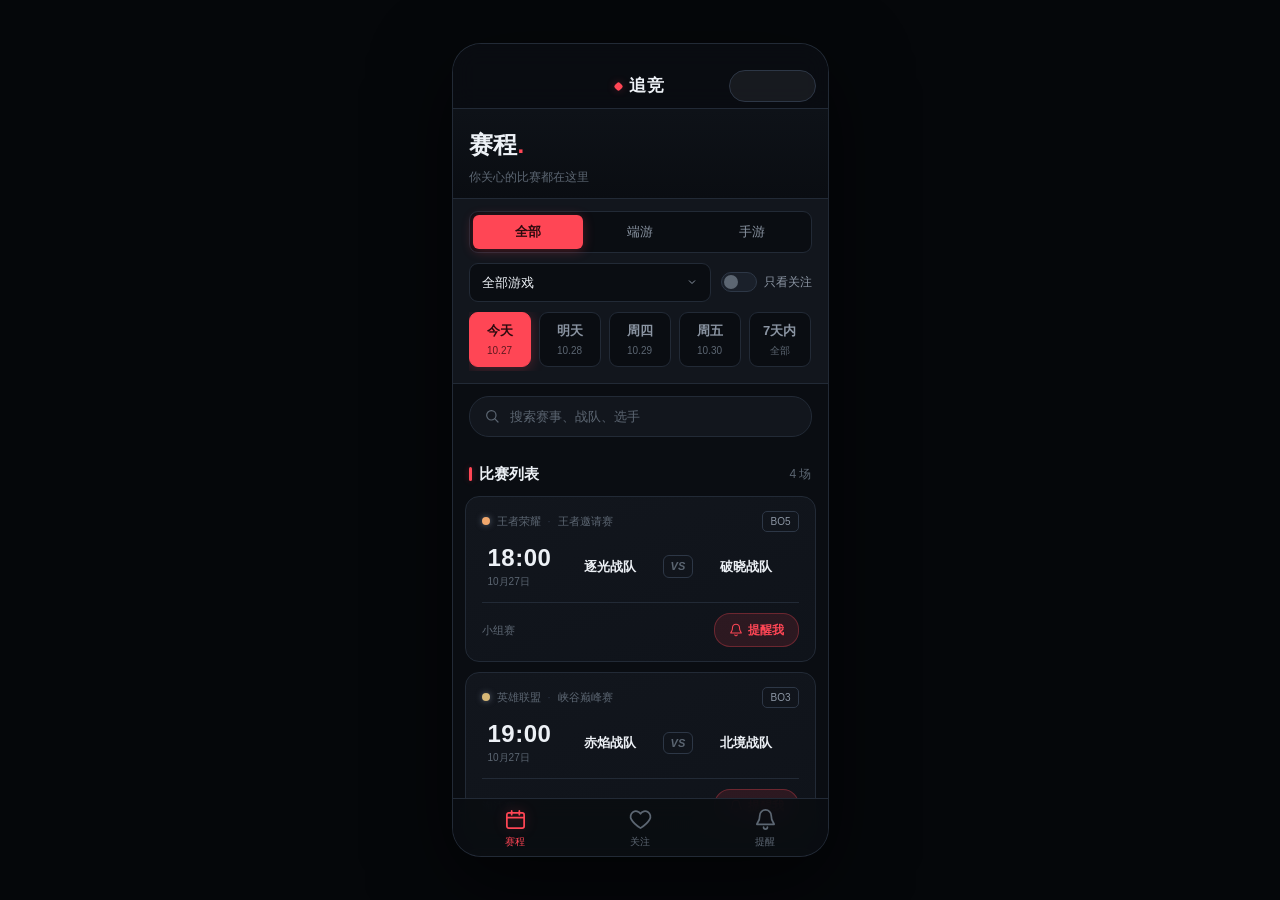
<file: index.html>
<!doctype html>
<html lang="zh-CN">
<head>
  <meta charset="UTF-8">
  <meta name="viewport" content="width=device-width, initial-scale=1, viewport-fit=cover">
  <meta name="theme-color" content="#0A0D12">
  <meta name="description" content="追竞：关注你的热爱，不错过下一场。电竞赛程与提醒小程序交互 Demo。">
  <title>追竞 · 每一场热爱，都准时在场</title>
  <link rel="icon" href="data:image/svg+xml,%3Csvg xmlns='http://www.w3.org/2000/svg' viewBox='0 0 32 32'%3E%3Crect width='32' height='32' rx='7' fill='%230A0D12'/%3E%3Cpath d='M16 7l9 9-9 9-9-9z' fill='%23FF4655'/%3E%3C/svg%3E">
  <link rel="stylesheet" href="styles.css?v=9">
</head>
<body>
  <!-- 外层：桌面浏览器里居中手机容器，手机里全屏 -->
  <div class="device-shell">
    <div class="app">
      <!-- 顶部：状态栏 + 导航栏（胶囊按钮占位） -->
      <header class="app-header">
        <div class="status-bar"></div>
        <div class="nav-bar">
          <span class="nav-title">追竞</span>
          <span class="capsule" aria-hidden="true"></span>
        </div>
      </header>
      <!-- 主内容区 -->
      <main id="main" class="app-main" tabindex="-1"></main>
      <!-- 底部 tab bar -->
      <nav id="tab-bar" class="tab-bar" aria-label="主导航"></nav>
      <div id="toast" role="status" aria-live="polite"></div>
    </div>
  </div>
  <!-- 弹窗（小程序风格 modal） -->
  <dialog id="modal" aria-labelledby="modal-title"></dialog>
  <script type="module" src="app.js?v=9"></script>
</body>
</html>
</file>
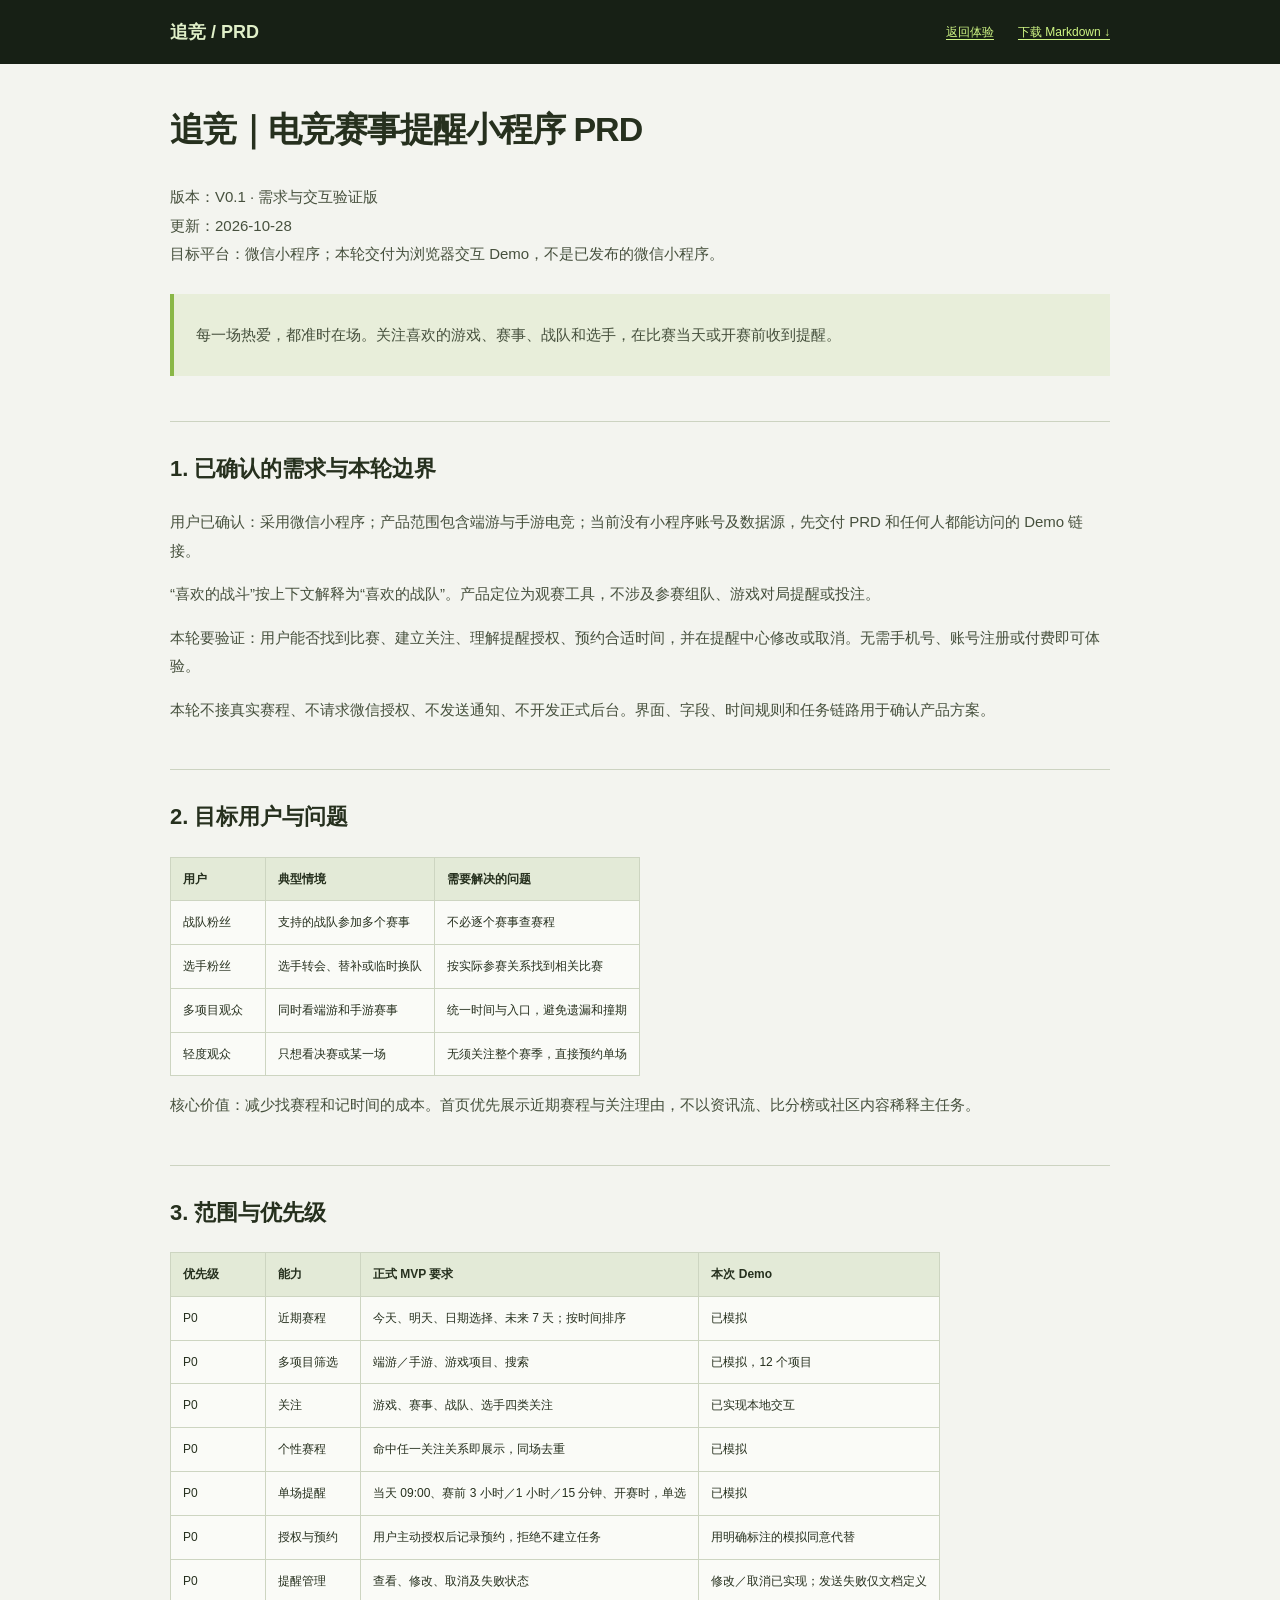
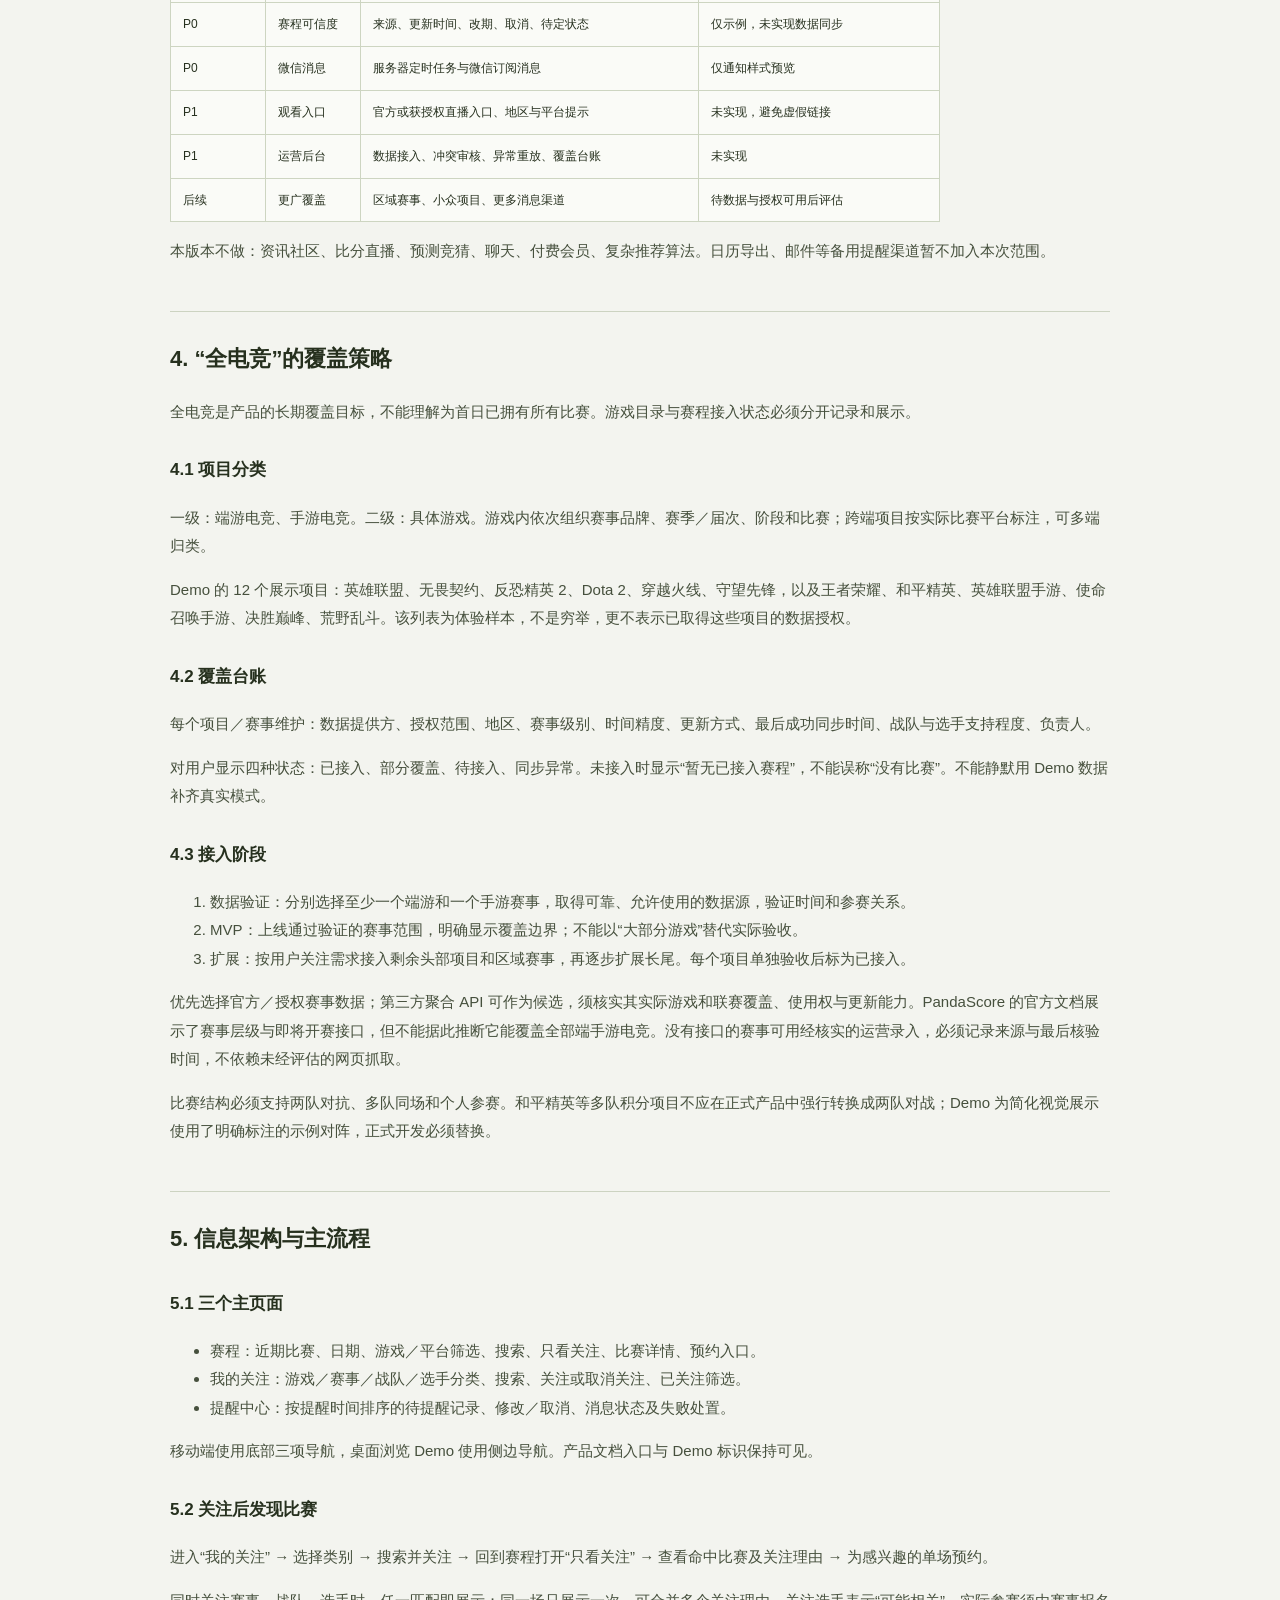
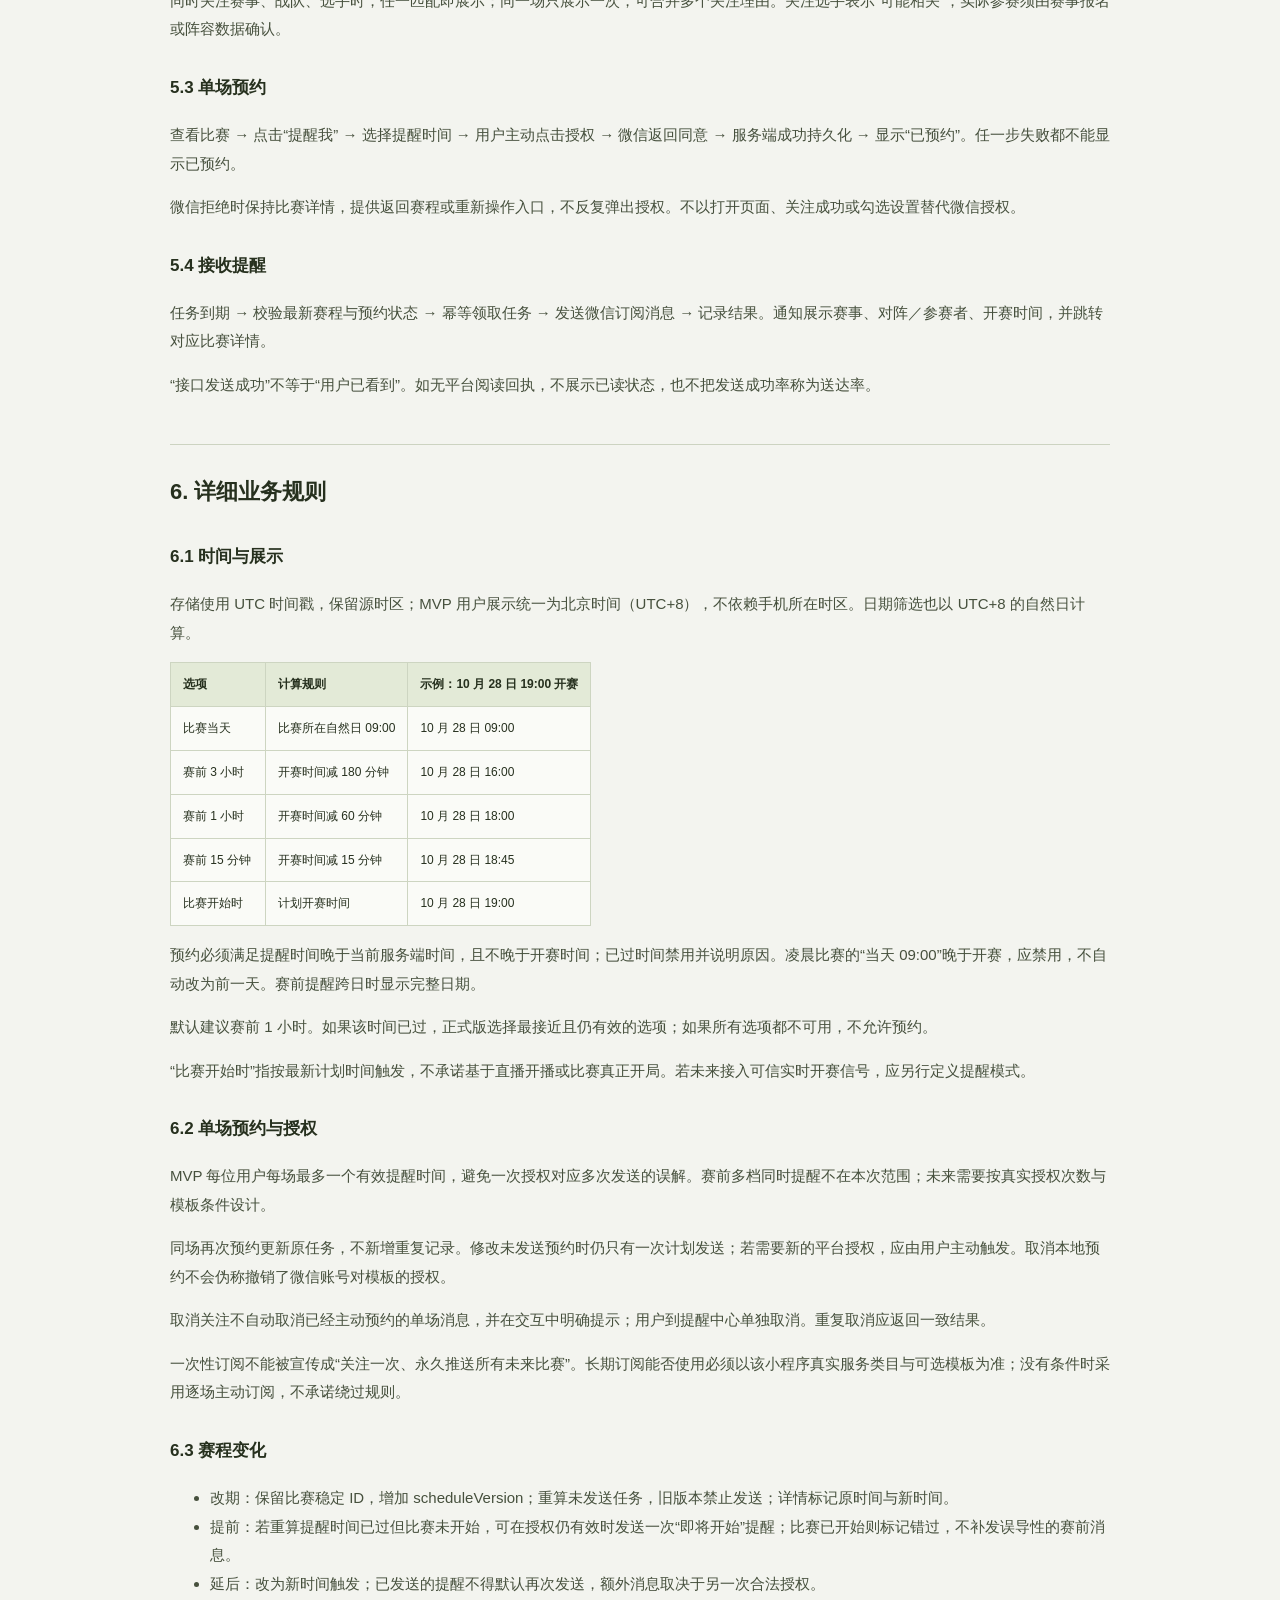
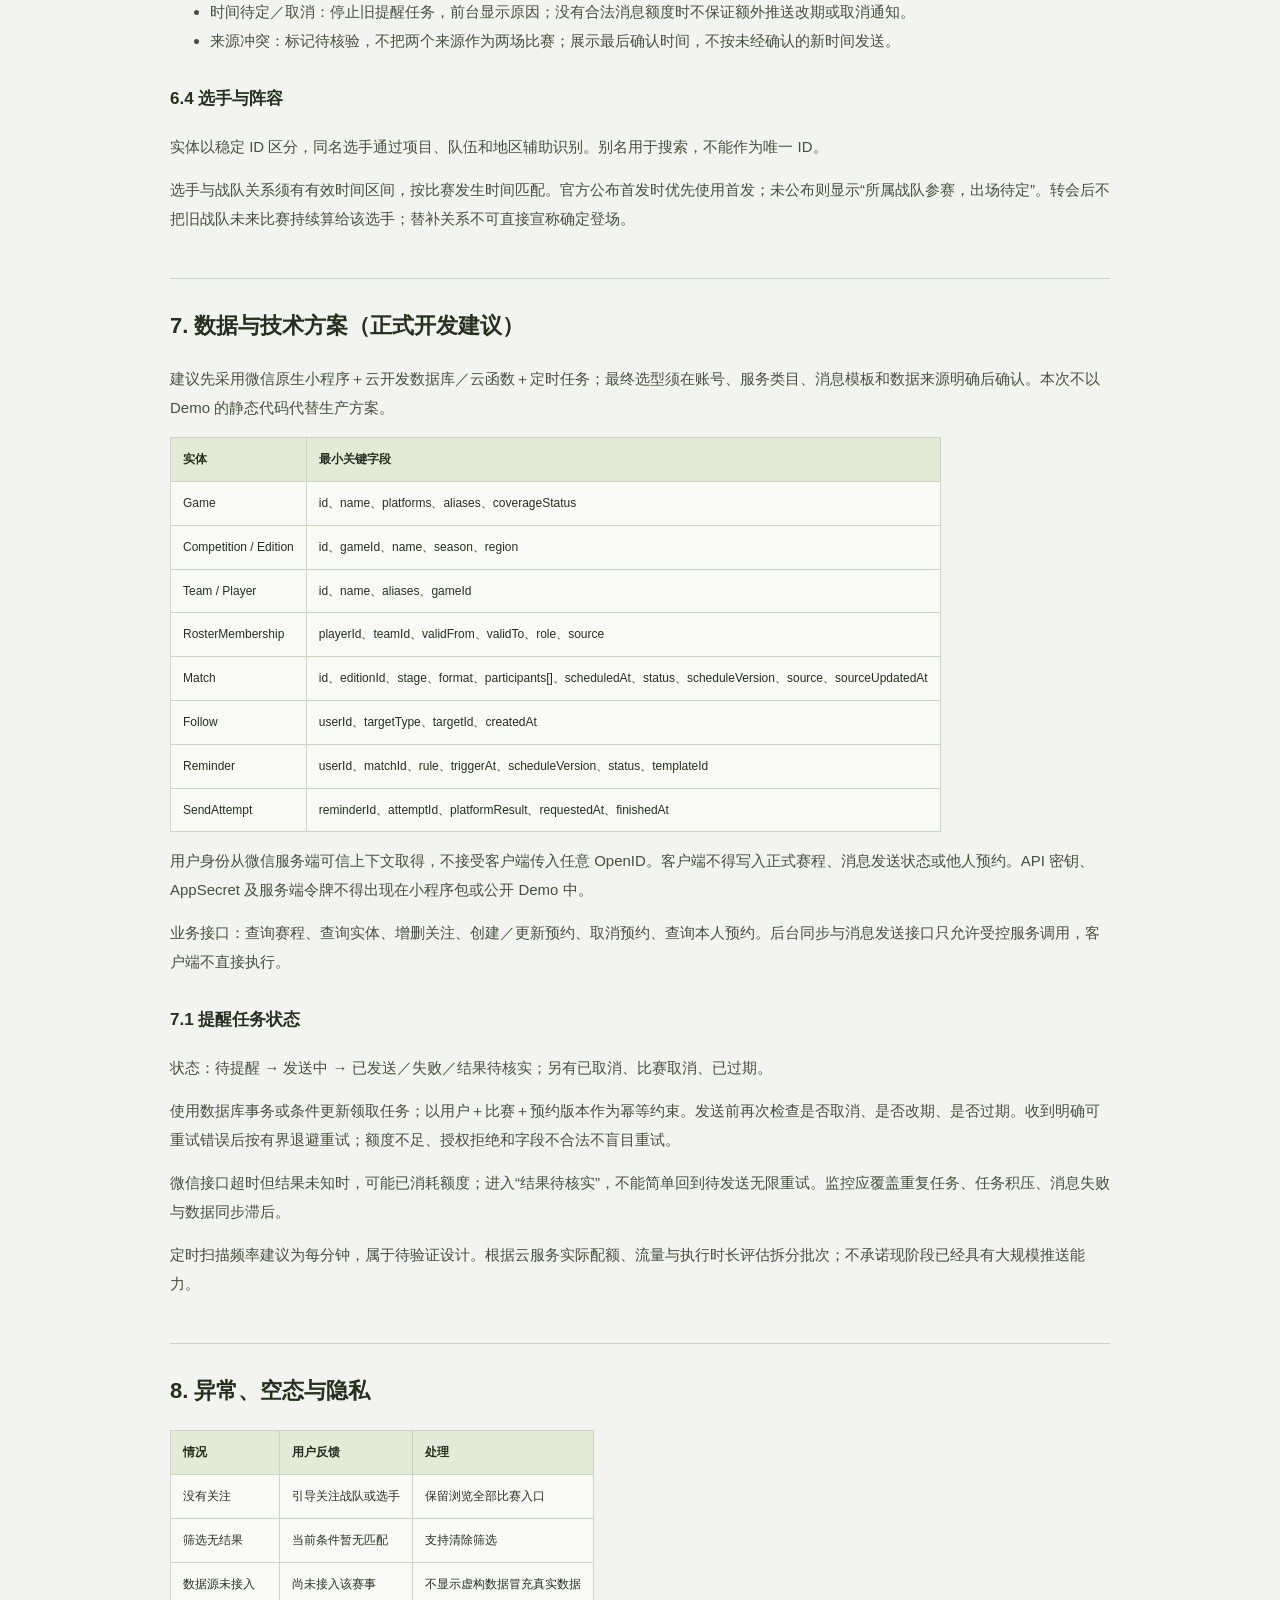
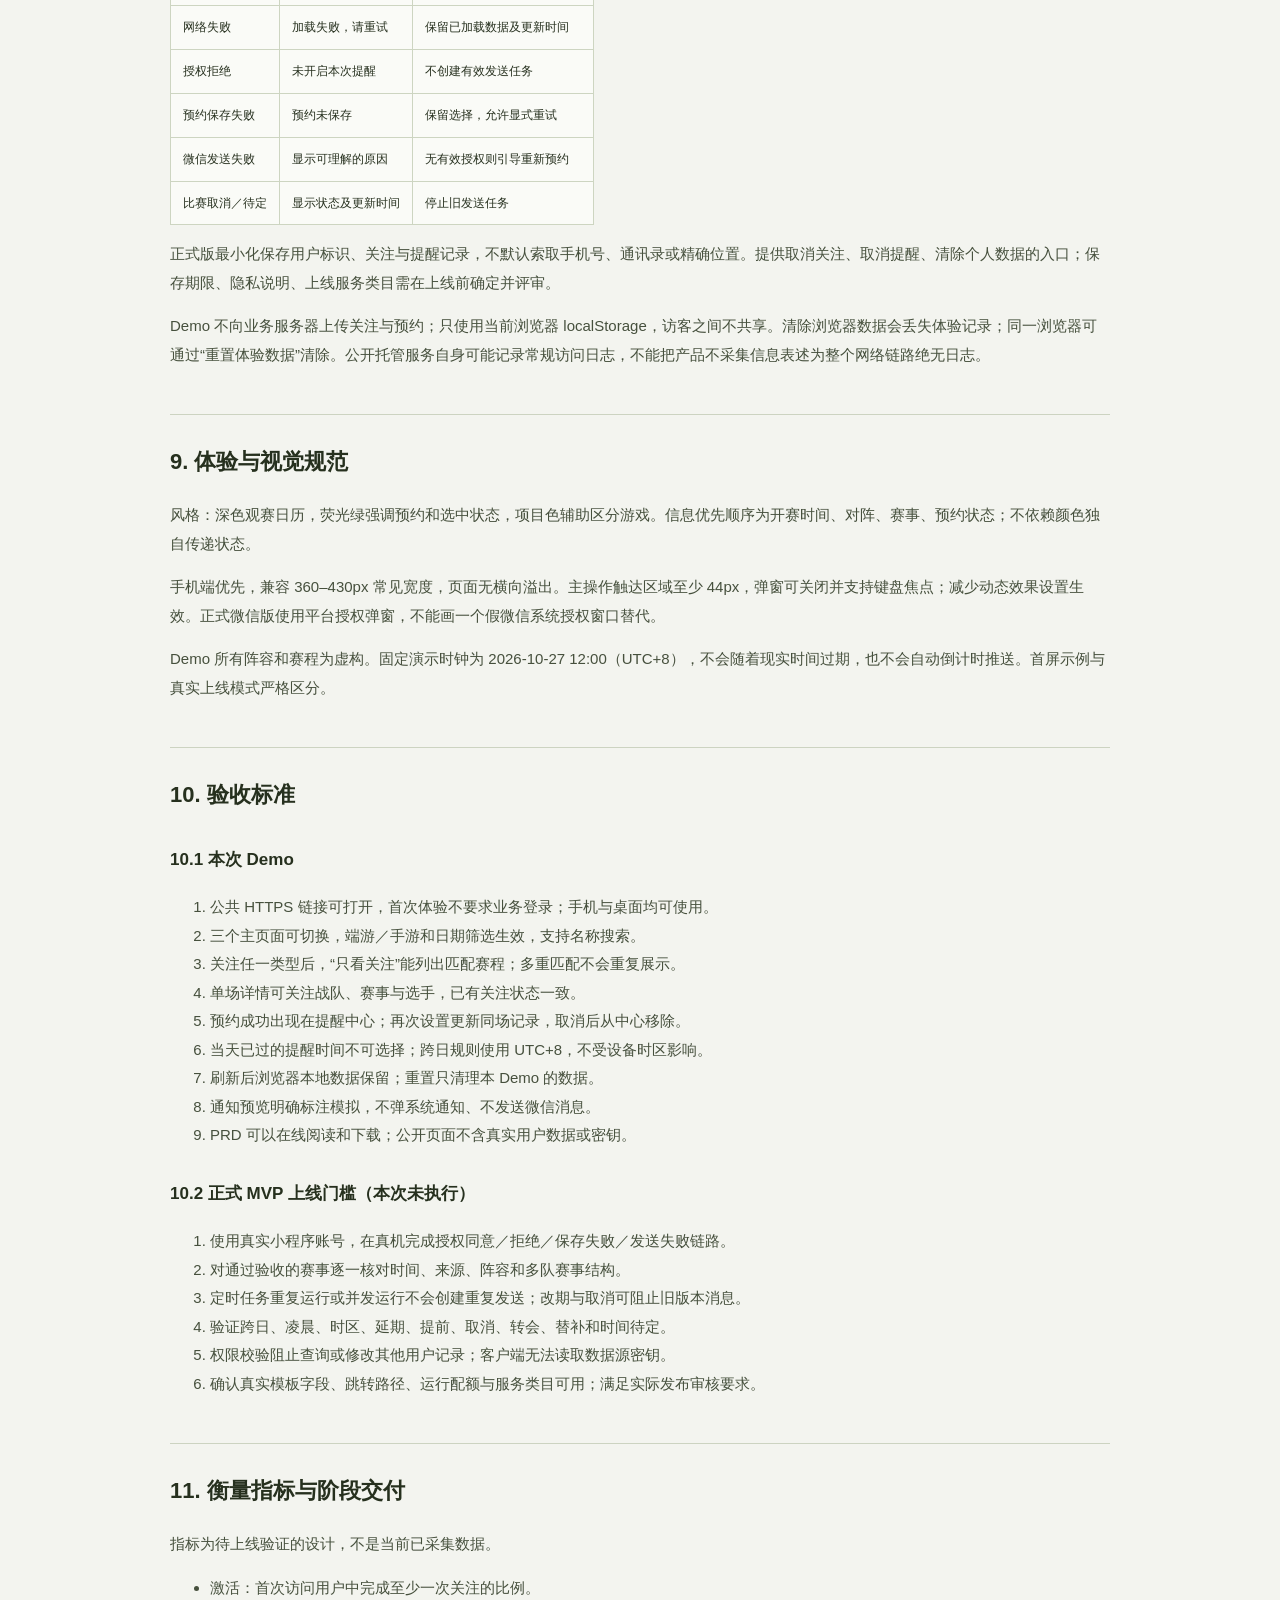
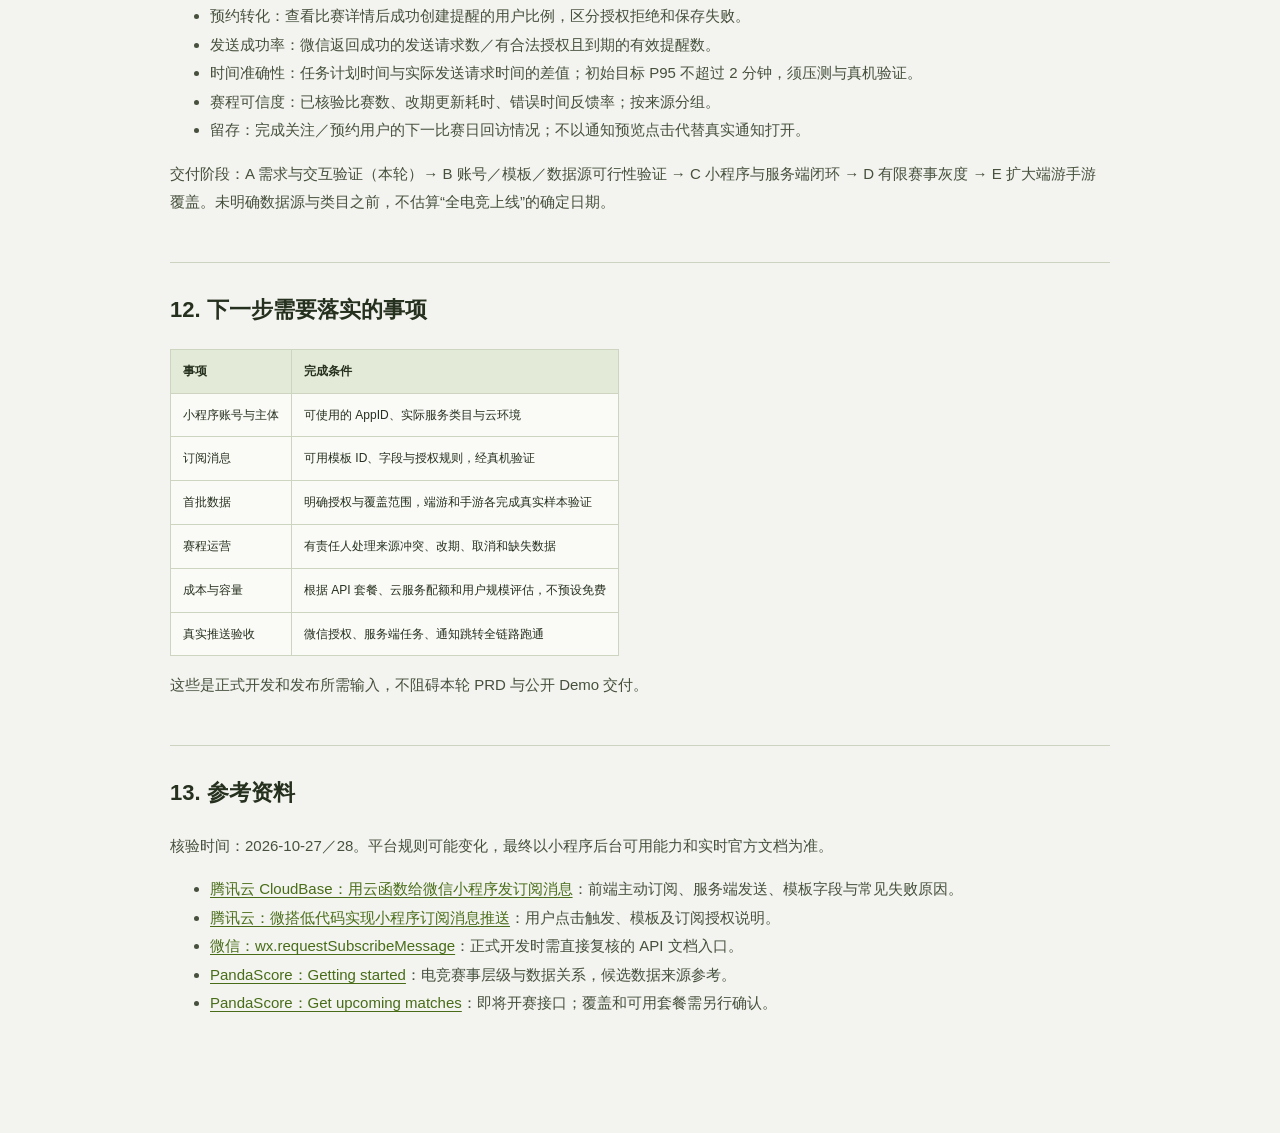
<file: prd.html>
<!doctype html><html lang="zh-CN"><head><meta charset="UTF-8"><meta name="viewport" content="width=device-width, initial-scale=1"><title>追竞 · 产品需求文档</title><style>body{margin:0;background:#f3f4ef;color:#26301e;font:15px/1.9 'Microsoft YaHei',sans-serif}header{position:sticky;top:0;background:#172015;color:#e0efc8;padding:15px max(24px,calc((100% - 940px)/2));display:flex;gap:24px;align-items:center;z-index:1}header b{margin-right:auto;font-size:18px}header a{color:#d0f685;font-size:12px;white-space:nowrap}article{max-width:940px;margin:40px auto;padding:0 24px 60px}h1{font-size:34px;line-height:1.5;letter-spacing:-1px}h2{font-size:22px;margin-top:45px;border-top:1px solid #ccd3c1;padding-top:26px}h3{font-size:17px;margin-top:28px}p,li{color:#46503d}a{color:#486c18;text-underline-offset:3px}blockquote{border-left:4px solid #8ab747;background:#e8eeda;margin:25px 0;padding:12px 22px}table{border-collapse:collapse;width:100%;font-size:12px;display:block;overflow-x:auto}th,td{border:1px solid #cdd5c1;padding:10px 12px;min-width:70px;text-align:left}th{background:#e3ead7;white-space:nowrap}td{background:#fafbf7}code{background:#e3ead7;padding:2px 4px;border-radius:3px;font-size:12px}@media(max-width:600px){body{font-size:13px}article{margin:25px auto;padding-inline:18px}h1{font-size:25px}h2{font-size:19px}header{padding:12px 18px;gap:15px}header a{font-size:10px}}@media print{header{display:none}article{max-width:none}h2{break-after:avoid}table{display:table;font-size:10px}body{background:white}}</style></head><body><header><b>追竞 / PRD</b><a href="./">返回体验</a><a href="PRD.md" download>下载 Markdown ↓</a></header><article><h1 id="prd">追竞｜电竞赛事提醒小程序 PRD</h1>
<p>版本：V0.1 · 需求与交互验证版<br />
更新：2026-10-28<br />
目标平台：微信小程序；本轮交付为浏览器交互 Demo，不是已发布的微信小程序。</p>
<blockquote>
<p>每一场热爱，都准时在场。关注喜欢的游戏、赛事、战队和选手，在比赛当天或开赛前收到提醒。</p>
</blockquote>
<h2 id="section">1. 已确认的需求与本轮边界</h2>
<p>用户已确认：采用微信小程序；产品范围包含端游与手游电竞；当前没有小程序账号及数据源，先交付 PRD 和任何人都能访问的 Demo 链接。</p>
<p>“喜欢的战斗”按上下文解释为“喜欢的战队”。产品定位为观赛工具，不涉及参赛组队、游戏对局提醒或投注。</p>
<p>本轮要验证：用户能否找到比赛、建立关注、理解提醒授权、预约合适时间，并在提醒中心修改或取消。无需手机号、账号注册或付费即可体验。</p>
<p>本轮不接真实赛程、不请求微信授权、不发送通知、不开发正式后台。界面、字段、时间规则和任务链路用于确认产品方案。</p>
<h2 id="section-1">2. 目标用户与问题</h2>
<table>
<thead>
<tr>
<th>用户</th>
<th>典型情境</th>
<th>需要解决的问题</th>
</tr>
</thead>
<tbody>
<tr>
<td>战队粉丝</td>
<td>支持的战队参加多个赛事</td>
<td>不必逐个赛事查赛程</td>
</tr>
<tr>
<td>选手粉丝</td>
<td>选手转会、替补或临时换队</td>
<td>按实际参赛关系找到相关比赛</td>
</tr>
<tr>
<td>多项目观众</td>
<td>同时看端游和手游赛事</td>
<td>统一时间与入口，避免遗漏和撞期</td>
</tr>
<tr>
<td>轻度观众</td>
<td>只想看决赛或某一场</td>
<td>无须关注整个赛季，直接预约单场</td>
</tr>
</tbody>
</table>
<p>核心价值：减少找赛程和记时间的成本。首页优先展示近期赛程与关注理由，不以资讯流、比分榜或社区内容稀释主任务。</p>
<h2 id="section-2">3. 范围与优先级</h2>
<table>
<thead>
<tr>
<th>优先级</th>
<th>能力</th>
<th>正式 MVP 要求</th>
<th>本次 Demo</th>
</tr>
</thead>
<tbody>
<tr>
<td>P0</td>
<td>近期赛程</td>
<td>今天、明天、日期选择、未来 7 天；按时间排序</td>
<td>已模拟</td>
</tr>
<tr>
<td>P0</td>
<td>多项目筛选</td>
<td>端游／手游、游戏项目、搜索</td>
<td>已模拟，12 个项目</td>
</tr>
<tr>
<td>P0</td>
<td>关注</td>
<td>游戏、赛事、战队、选手四类关注</td>
<td>已实现本地交互</td>
</tr>
<tr>
<td>P0</td>
<td>个性赛程</td>
<td>命中任一关注关系即展示，同场去重</td>
<td>已模拟</td>
</tr>
<tr>
<td>P0</td>
<td>单场提醒</td>
<td>当天 09:00、赛前 3 小时／1 小时／15 分钟、开赛时，单选</td>
<td>已模拟</td>
</tr>
<tr>
<td>P0</td>
<td>授权与预约</td>
<td>用户主动授权后记录预约，拒绝不建立任务</td>
<td>用明确标注的模拟同意代替</td>
</tr>
<tr>
<td>P0</td>
<td>提醒管理</td>
<td>查看、修改、取消及失败状态</td>
<td>修改／取消已实现；发送失败仅文档定义</td>
</tr>
<tr>
<td>P0</td>
<td>赛程可信度</td>
<td>来源、更新时间、改期、取消、待定状态</td>
<td>仅示例，未实现数据同步</td>
</tr>
<tr>
<td>P0</td>
<td>微信消息</td>
<td>服务器定时任务与微信订阅消息</td>
<td>仅通知样式预览</td>
</tr>
<tr>
<td>P1</td>
<td>观看入口</td>
<td>官方或获授权直播入口、地区与平台提示</td>
<td>未实现，避免虚假链接</td>
</tr>
<tr>
<td>P1</td>
<td>运营后台</td>
<td>数据接入、冲突审核、异常重放、覆盖台账</td>
<td>未实现</td>
</tr>
<tr>
<td>后续</td>
<td>更广覆盖</td>
<td>区域赛事、小众项目、更多消息渠道</td>
<td>待数据与授权可用后评估</td>
</tr>
</tbody>
</table>
<p>本版本不做：资讯社区、比分直播、预测竞猜、聊天、付费会员、复杂推荐算法。日历导出、邮件等备用提醒渠道暂不加入本次范围。</p>
<h2 id="section-3">4. “全电竞”的覆盖策略</h2>
<p>全电竞是产品的长期覆盖目标，不能理解为首日已拥有所有比赛。游戏目录与赛程接入状态必须分开记录和展示。</p>
<h3 id="section-4">4.1 项目分类</h3>
<p>一级：端游电竞、手游电竞。二级：具体游戏。游戏内依次组织赛事品牌、赛季／届次、阶段和比赛；跨端项目按实际比赛平台标注，可多端归类。</p>
<p>Demo 的 12 个展示项目：英雄联盟、无畏契约、反恐精英 2、Dota 2、穿越火线、守望先锋，以及王者荣耀、和平精英、英雄联盟手游、使命召唤手游、决胜巅峰、荒野乱斗。该列表为体验样本，不是穷举，更不表示已取得这些项目的数据授权。</p>
<h3 id="section-5">4.2 覆盖台账</h3>
<p>每个项目／赛事维护：数据提供方、授权范围、地区、赛事级别、时间精度、更新方式、最后成功同步时间、战队与选手支持程度、负责人。</p>
<p>对用户显示四种状态：已接入、部分覆盖、待接入、同步异常。未接入时显示“暂无已接入赛程”，不能误称“没有比赛”。不能静默用 Demo 数据补齐真实模式。</p>
<h3 id="section-6">4.3 接入阶段</h3>
<ol>
<li>数据验证：分别选择至少一个端游和一个手游赛事，取得可靠、允许使用的数据源，验证时间和参赛关系。</li>
<li>MVP：上线通过验证的赛事范围，明确显示覆盖边界；不能以“大部分游戏”替代实际验收。</li>
<li>扩展：按用户关注需求接入剩余头部项目和区域赛事，再逐步扩展长尾。每个项目单独验收后标为已接入。</li>
</ol>
<p>优先选择官方／授权赛事数据；第三方聚合 API 可作为候选，须核实其实际游戏和联赛覆盖、使用权与更新能力。PandaScore 的官方文档展示了赛事层级与即将开赛接口，但不能据此推断它能覆盖全部端手游电竞。没有接口的赛事可用经核实的运营录入，必须记录来源与最后核验时间，不依赖未经评估的网页抓取。</p>
<p>比赛结构必须支持两队对抗、多队同场和个人参赛。和平精英等多队积分项目不应在正式产品中强行转换成两队对战；Demo 为简化视觉展示使用了明确标注的示例对阵，正式开发必须替换。</p>
<h2 id="section-7">5. 信息架构与主流程</h2>
<h3 id="section-8">5.1 三个主页面</h3>
<ul>
<li>赛程：近期比赛、日期、游戏／平台筛选、搜索、只看关注、比赛详情、预约入口。</li>
<li>我的关注：游戏／赛事／战队／选手分类、搜索、关注或取消关注、已关注筛选。</li>
<li>提醒中心：按提醒时间排序的待提醒记录、修改／取消、消息状态及失败处置。</li>
</ul>
<p>移动端使用底部三项导航，桌面浏览 Demo 使用侧边导航。产品文档入口与 Demo 标识保持可见。</p>
<h3 id="section-9">5.2 关注后发现比赛</h3>
<p>进入“我的关注” → 选择类别 → 搜索并关注 → 回到赛程打开“只看关注” → 查看命中比赛及关注理由 → 为感兴趣的单场预约。</p>
<p>同时关注赛事、战队、选手时，任一匹配即展示；同一场只展示一次，可合并多个关注理由。关注选手表示“可能相关”，实际参赛须由赛事报名或阵容数据确认。</p>
<h3 id="section-10">5.3 单场预约</h3>
<p>查看比赛 → 点击“提醒我” → 选择提醒时间 → 用户主动点击授权 → 微信返回同意 → 服务端成功持久化 → 显示“已预约”。任一步失败都不能显示已预约。</p>
<p>微信拒绝时保持比赛详情，提供返回赛程或重新操作入口，不反复弹出授权。不以打开页面、关注成功或勾选设置替代微信授权。</p>
<h3 id="section-11">5.4 接收提醒</h3>
<p>任务到期 → 校验最新赛程与预约状态 → 幂等领取任务 → 发送微信订阅消息 → 记录结果。通知展示赛事、对阵／参赛者、开赛时间，并跳转对应比赛详情。</p>
<p>“接口发送成功”不等于“用户已看到”。如无平台阅读回执，不展示已读状态，也不把发送成功率称为送达率。</p>
<h2 id="section-12">6. 详细业务规则</h2>
<h3 id="section-13">6.1 时间与展示</h3>
<p>存储使用 UTC 时间戳，保留源时区；MVP 用户展示统一为北京时间（UTC+8），不依赖手机所在时区。日期筛选也以 UTC+8 的自然日计算。</p>
<table>
<thead>
<tr>
<th>选项</th>
<th>计算规则</th>
<th>示例：10 月 28 日 19:00 开赛</th>
</tr>
</thead>
<tbody>
<tr>
<td>比赛当天</td>
<td>比赛所在自然日 09:00</td>
<td>10 月 28 日 09:00</td>
</tr>
<tr>
<td>赛前 3 小时</td>
<td>开赛时间减 180 分钟</td>
<td>10 月 28 日 16:00</td>
</tr>
<tr>
<td>赛前 1 小时</td>
<td>开赛时间减 60 分钟</td>
<td>10 月 28 日 18:00</td>
</tr>
<tr>
<td>赛前 15 分钟</td>
<td>开赛时间减 15 分钟</td>
<td>10 月 28 日 18:45</td>
</tr>
<tr>
<td>比赛开始时</td>
<td>计划开赛时间</td>
<td>10 月 28 日 19:00</td>
</tr>
</tbody>
</table>
<p>预约必须满足提醒时间晚于当前服务端时间，且不晚于开赛时间；已过时间禁用并说明原因。凌晨比赛的“当天 09:00”晚于开赛，应禁用，不自动改为前一天。赛前提醒跨日时显示完整日期。</p>
<p>默认建议赛前 1 小时。如果该时间已过，正式版选择最接近且仍有效的选项；如果所有选项都不可用，不允许预约。</p>
<p>“比赛开始时”指按最新计划时间触发，不承诺基于直播开播或比赛真正开局。若未来接入可信实时开赛信号，应另行定义提醒模式。</p>
<h3 id="section-14">6.2 单场预约与授权</h3>
<p>MVP 每位用户每场最多一个有效提醒时间，避免一次授权对应多次发送的误解。赛前多档同时提醒不在本次范围；未来需要按真实授权次数与模板条件设计。</p>
<p>同场再次预约更新原任务，不新增重复记录。修改未发送预约时仍只有一次计划发送；若需要新的平台授权，应由用户主动触发。取消本地预约不会伪称撤销了微信账号对模板的授权。</p>
<p>取消关注不自动取消已经主动预约的单场消息，并在交互中明确提示；用户到提醒中心单独取消。重复取消应返回一致结果。</p>
<p>一次性订阅不能被宣传成“关注一次、永久推送所有未来比赛”。长期订阅能否使用必须以该小程序真实服务类目与可选模板为准；没有条件时采用逐场主动订阅，不承诺绕过规则。</p>
<h3 id="section-15">6.3 赛程变化</h3>
<ul>
<li>改期：保留比赛稳定 ID，增加 scheduleVersion；重算未发送任务，旧版本禁止发送；详情标记原时间与新时间。</li>
<li>提前：若重算提醒时间已过但比赛未开始，可在授权仍有效时发送一次“即将开始”提醒；比赛已开始则标记错过，不补发误导性的赛前消息。</li>
<li>延后：改为新时间触发；已发送的提醒不得默认再次发送，额外消息取决于另一次合法授权。</li>
<li>时间待定／取消：停止旧提醒任务，前台显示原因；没有合法消息额度时不保证额外推送改期或取消通知。</li>
<li>来源冲突：标记待核验，不把两个来源作为两场比赛；展示最后确认时间，不按未经确认的新时间发送。</li>
</ul>
<h3 id="section-16">6.4 选手与阵容</h3>
<p>实体以稳定 ID 区分，同名选手通过项目、队伍和地区辅助识别。别名用于搜索，不能作为唯一 ID。</p>
<p>选手与战队关系须有有效时间区间，按比赛发生时间匹配。官方公布首发时优先使用首发；未公布则显示“所属战队参赛，出场待定”。转会后不把旧战队未来比赛持续算给该选手；替补关系不可直接宣称确定登场。</p>
<h2 id="section-17">7. 数据与技术方案（正式开发建议）</h2>
<p>建议先采用微信原生小程序＋云开发数据库／云函数＋定时任务；最终选型须在账号、服务类目、消息模板和数据来源明确后确认。本次不以 Demo 的静态代码代替生产方案。</p>
<table>
<thead>
<tr>
<th>实体</th>
<th>最小关键字段</th>
</tr>
</thead>
<tbody>
<tr>
<td>Game</td>
<td>id、name、platforms、aliases、coverageStatus</td>
</tr>
<tr>
<td>Competition / Edition</td>
<td>id、gameId、name、season、region</td>
</tr>
<tr>
<td>Team / Player</td>
<td>id、name、aliases、gameId</td>
</tr>
<tr>
<td>RosterMembership</td>
<td>playerId、teamId、validFrom、validTo、role、source</td>
</tr>
<tr>
<td>Match</td>
<td>id、editionId、stage、format、participants[]、scheduledAt、status、scheduleVersion、source、sourceUpdatedAt</td>
</tr>
<tr>
<td>Follow</td>
<td>userId、targetType、targetId、createdAt</td>
</tr>
<tr>
<td>Reminder</td>
<td>userId、matchId、rule、triggerAt、scheduleVersion、status、templateId</td>
</tr>
<tr>
<td>SendAttempt</td>
<td>reminderId、attemptId、platformResult、requestedAt、finishedAt</td>
</tr>
</tbody>
</table>
<p>用户身份从微信服务端可信上下文取得，不接受客户端传入任意 OpenID。客户端不得写入正式赛程、消息发送状态或他人预约。API 密钥、AppSecret 及服务端令牌不得出现在小程序包或公开 Demo 中。</p>
<p>业务接口：查询赛程、查询实体、增删关注、创建／更新预约、取消预约、查询本人预约。后台同步与消息发送接口只允许受控服务调用，客户端不直接执行。</p>
<h3 id="section-18">7.1 提醒任务状态</h3>
<p>状态：待提醒 → 发送中 → 已发送／失败／结果待核实；另有已取消、比赛取消、已过期。</p>
<p>使用数据库事务或条件更新领取任务；以用户＋比赛＋预约版本作为幂等约束。发送前再次检查是否取消、是否改期、是否过期。收到明确可重试错误后按有界退避重试；额度不足、授权拒绝和字段不合法不盲目重试。</p>
<p>微信接口超时但结果未知时，可能已消耗额度；进入“结果待核实”，不能简单回到待发送无限重试。监控应覆盖重复任务、任务积压、消息失败与数据同步滞后。</p>
<p>定时扫描频率建议为每分钟，属于待验证设计。根据云服务实际配额、流量与执行时长评估拆分批次；不承诺现阶段已经具有大规模推送能力。</p>
<h2 id="section-19">8. 异常、空态与隐私</h2>
<table>
<thead>
<tr>
<th>情况</th>
<th>用户反馈</th>
<th>处理</th>
</tr>
</thead>
<tbody>
<tr>
<td>没有关注</td>
<td>引导关注战队或选手</td>
<td>保留浏览全部比赛入口</td>
</tr>
<tr>
<td>筛选无结果</td>
<td>当前条件暂无匹配</td>
<td>支持清除筛选</td>
</tr>
<tr>
<td>数据源未接入</td>
<td>尚未接入该赛事</td>
<td>不显示虚构数据冒充真实数据</td>
</tr>
<tr>
<td>网络失败</td>
<td>加载失败，请重试</td>
<td>保留已加载数据及更新时间</td>
</tr>
<tr>
<td>授权拒绝</td>
<td>未开启本次提醒</td>
<td>不创建有效发送任务</td>
</tr>
<tr>
<td>预约保存失败</td>
<td>预约未保存</td>
<td>保留选择，允许显式重试</td>
</tr>
<tr>
<td>微信发送失败</td>
<td>显示可理解的原因</td>
<td>无有效授权则引导重新预约</td>
</tr>
<tr>
<td>比赛取消／待定</td>
<td>显示状态及更新时间</td>
<td>停止旧发送任务</td>
</tr>
</tbody>
</table>
<p>正式版最小化保存用户标识、关注与提醒记录，不默认索取手机号、通讯录或精确位置。提供取消关注、取消提醒、清除个人数据的入口；保存期限、隐私说明、上线服务类目需在上线前确定并评审。</p>
<p>Demo 不向业务服务器上传关注与预约；只使用当前浏览器 localStorage，访客之间不共享。清除浏览器数据会丢失体验记录；同一浏览器可通过“重置体验数据”清除。公开托管服务自身可能记录常规访问日志，不能把产品不采集信息表述为整个网络链路绝无日志。</p>
<h2 id="section-20">9. 体验与视觉规范</h2>
<p>风格：深色观赛日历，荧光绿强调预约和选中状态，项目色辅助区分游戏。信息优先顺序为开赛时间、对阵、赛事、预约状态；不依赖颜色独自传递状态。</p>
<p>手机端优先，兼容 360–430px 常见宽度，页面无横向溢出。主操作触达区域至少 44px，弹窗可关闭并支持键盘焦点；减少动态效果设置生效。正式微信版使用平台授权弹窗，不能画一个假微信系统授权窗口替代。</p>
<p>Demo 所有阵容和赛程为虚构。固定演示时钟为 2026-10-27 12:00（UTC+8），不会随着现实时间过期，也不会自动倒计时推送。首屏示例与真实上线模式严格区分。</p>
<h2 id="section-21">10. 验收标准</h2>
<h3 id="demo">10.1 本次 Demo</h3>
<ol>
<li>公共 HTTPS 链接可打开，首次体验不要求业务登录；手机与桌面均可使用。</li>
<li>三个主页面可切换，端游／手游和日期筛选生效，支持名称搜索。</li>
<li>关注任一类型后，“只看关注”能列出匹配赛程；多重匹配不会重复展示。</li>
<li>单场详情可关注战队、赛事与选手，已有关注状态一致。</li>
<li>预约成功出现在提醒中心；再次设置更新同场记录，取消后从中心移除。</li>
<li>当天已过的提醒时间不可选择；跨日规则使用 UTC+8，不受设备时区影响。</li>
<li>刷新后浏览器本地数据保留；重置只清理本 Demo 的数据。</li>
<li>通知预览明确标注模拟，不弹系统通知、不发送微信消息。</li>
<li>PRD 可以在线阅读和下载；公开页面不含真实用户数据或密钥。</li>
</ol>
<h3 id="mvp">10.2 正式 MVP 上线门槛（本次未执行）</h3>
<ol>
<li>使用真实小程序账号，在真机完成授权同意／拒绝／保存失败／发送失败链路。</li>
<li>对通过验收的赛事逐一核对时间、来源、阵容和多队赛事结构。</li>
<li>定时任务重复运行或并发运行不会创建重复发送；改期与取消可阻止旧版本消息。</li>
<li>验证跨日、凌晨、时区、延期、提前、取消、转会、替补和时间待定。</li>
<li>权限校验阻止查询或修改其他用户记录；客户端无法读取数据源密钥。</li>
<li>确认真实模板字段、跳转路径、运行配额与服务类目可用；满足实际发布审核要求。</li>
</ol>
<h2 id="section-22">11. 衡量指标与阶段交付</h2>
<p>指标为待上线验证的设计，不是当前已采集数据。</p>
<ul>
<li>激活：首次访问用户中完成至少一次关注的比例。</li>
<li>预约转化：查看比赛详情后成功创建提醒的用户比例，区分授权拒绝和保存失败。</li>
<li>发送成功率：微信返回成功的发送请求数／有合法授权且到期的有效提醒数。</li>
<li>时间准确性：任务计划时间与实际发送请求时间的差值；初始目标 P95 不超过 2 分钟，须压测与真机验证。</li>
<li>赛程可信度：已核验比赛数、改期更新耗时、错误时间反馈率；按来源分组。</li>
<li>留存：完成关注／预约用户的下一比赛日回访情况；不以通知预览点击代替真实通知打开。</li>
</ul>
<p>交付阶段：A 需求与交互验证（本轮）→ B 账号／模板／数据源可行性验证 → C 小程序与服务端闭环 → D 有限赛事灰度 → E 扩大端游手游覆盖。未明确数据源与类目之前，不估算“全电竞上线”的确定日期。</p>
<h2 id="section-23">12. 下一步需要落实的事项</h2>
<table>
<thead>
<tr>
<th>事项</th>
<th>完成条件</th>
</tr>
</thead>
<tbody>
<tr>
<td>小程序账号与主体</td>
<td>可使用的 AppID、实际服务类目与云环境</td>
</tr>
<tr>
<td>订阅消息</td>
<td>可用模板 ID、字段与授权规则，经真机验证</td>
</tr>
<tr>
<td>首批数据</td>
<td>明确授权与覆盖范围，端游和手游各完成真实样本验证</td>
</tr>
<tr>
<td>赛程运营</td>
<td>有责任人处理来源冲突、改期、取消和缺失数据</td>
</tr>
<tr>
<td>成本与容量</td>
<td>根据 API 套餐、云服务配额和用户规模评估，不预设免费</td>
</tr>
<tr>
<td>真实推送验收</td>
<td>微信授权、服务端任务、通知跳转全链路跑通</td>
</tr>
</tbody>
</table>
<p>这些是正式开发和发布所需输入，不阻碍本轮 PRD 与公开 Demo 交付。</p>
<h2 id="section-24">13. 参考资料</h2>
<p>核验时间：2026-10-27／28。平台规则可能变化，最终以小程序后台可用能力和实时官方文档为准。</p>
<ul>
<li><a href="https://docs.cloudbase.net/recipes/add-subscribe-message-cloud-function">腾讯云 CloudBase：用云函数给微信小程序发订阅消息</a>：前端主动订阅、服务端发送、模板字段与常见失败原因。</li>
<li><a href="https://cloud.tencent.cn/document/product/1301/103770">腾讯云：微搭低代码实现小程序订阅消息推送</a>：用户点击触发、模板及订阅授权说明。</li>
<li><a href="https://developers.weixin.qq.com/miniprogram/dev/api/open-api/subscribe-message/wx.requestSubscribeMessage.html">微信：wx.requestSubscribeMessage</a>：正式开发时需直接复核的 API 文档入口。</li>
<li><a href="https://developers.pandascore.co/docs/getting-started">PandaScore：Getting started</a>：电竞赛事层级与数据关系，候选数据来源参考。</li>
<li><a href="https://developers.pandascore.co/reference/get_matches_upcoming">PandaScore：Get upcoming matches</a>：即将开赛接口；覆盖和可用套餐需另行确认。</li>
</ul>
</article></body></html>
</file>
<file: styles.css>
/* ===== 追竞 · 深色电竞主题 ===== */
:root {
  --bg: #0A0D12;              /* 最深背景 */
  --surface: #12161D;         /* 卡片 */
  --surface-2: #1A202A;       /* 悬浮层 */
  --line: #222A36;            /* 分割线 */
  --line-strong: #2D3746;
  --text: #EDF1F6;            /* 主文字 */
  --text-2: #8B95A3;          /* 次要 */
  --text-3: #5C6672;          /* 辅助 */
  --accent: #FF4655;          /* 电竞红 */
  --accent-2: #FF8A94;
  --accent-dim: rgba(255,70,85,.12);
  --accent-glow: rgba(255,70,85,.28);
  --danger: #FF7A45;          /* 橙红，与主色区分 */
  --warning: #FFA83D;
  --radius: 14px;
  --radius-sm: 10px;
}

* { box-sizing: border-box; }
html, body {
  margin: 0; padding: 0;
  background: #05070A;
  color: var(--text);
  font-family: -apple-system, BlinkMacSystemFont, "Helvetica Neue", "PingFang SC", "Microsoft YaHei", "Source Han Sans SC", sans-serif;
  font-size: 14px; line-height: 1.5;
  -webkit-font-smoothing: antialiased;
  -webkit-tap-highlight-color: transparent;
  touch-action: manipulation;
}

button, input, select { font: inherit; color: inherit; }
button { cursor: pointer; border: 0; background: none; color: inherit; }
button:disabled { cursor: not-allowed; }
a { color: inherit; text-decoration: none; }
h1, h2, h3, h4, p { margin: 0; }
small { font-size: 12px; }
svg { width: 20px; height: 20px; flex-shrink: 0; vertical-align: middle; }

/* ===== 手机容器（所有屏幕统一：固定尺寸卡片，不全屏） ===== */
.device-shell {
  min-height: 100vh;
  min-height: 100dvh;
  display: flex;
  justify-content: center;
  align-items: center;
  padding: 12px;
}
.app {
  width: min(375px, calc(100vw - 24px));
  height: min(calc(100vh - 24px), 812px);
  height: min(calc(100dvh - 24px), 812px);
  background: var(--bg);
  position: relative;
  display: flex;
  flex-direction: column;
  border-radius: 28px;
  overflow: hidden;
  box-shadow: 0 0 0 1px var(--line), 0 24px 80px rgba(0,0,0,.6);
}

/* ===== 顶部导航栏 ===== */
.app-header {
  position: sticky;
  top: 0;
  z-index: 10;
  background: rgba(10,13,18,.92);
  backdrop-filter: blur(12px);
  border-bottom: 1px solid var(--line);
}
.status-bar { height: env(safe-area-inset-top, 20px); min-height: 20px; }
.nav-bar {
  height: 44px;
  display: flex;
  align-items: center;
  justify-content: center;
  padding: 0 12px;
  position: relative;
}
.nav-title {
  font-size: 17px;
  font-weight: 700;
  letter-spacing: 1px;
  display: flex;
  align-items: center;
  gap: 7px;
}
.nav-title::before {
  content: '';
  width: 7px; height: 7px;
  background: var(--accent);
  border-radius: 2px;
  box-shadow: 0 0 8px var(--accent-glow);
  transform: rotate(45deg);
}
/* 微信胶囊按钮（深色版） */
.capsule {
  position: absolute;
  right: 12px;
  top: 50%;
  transform: translateY(-50%);
  width: 87px;
  height: 32px;
  border: 1px solid var(--line-strong);
  border-radius: 16px;
  background: rgba(255,255,255,.06);
}

/* ===== 主内容区（卡片内滚动） ===== */
.app-main {
  flex: 1;
  min-height: 0;
  padding-bottom: 76px;
  overflow-y: auto;
  -webkit-overflow-scrolling: touch;
}

/* ===== 底部 Tab Bar（贴在卡片底部） ===== */
.tab-bar {
  position: absolute;
  bottom: 0; left: 0; right: 0;
  height: calc(58px + env(safe-area-inset-bottom));
  padding-bottom: env(safe-area-inset-bottom);
  background: rgba(10,13,18,.94);
  backdrop-filter: blur(12px);
  border-top: 1px solid var(--line);
  display: flex;
  z-index: 20;
}
.tab-item {
  flex: 1;
  display: flex;
  flex-direction: column;
  align-items: center;
  justify-content: center;
  gap: 3px;
  font-size: 10px;
  color: var(--text-3);
  min-height: 58px;
  position: relative;
  transition: color .15s;
}
.tab-item.active { color: var(--accent); }
.tab-item.active svg { filter: drop-shadow(0 0 6px var(--accent-glow)); }
.tab-item svg { width: 23px; height: 23px; }
.tab-item .badge {
  position: absolute;
  top: 5px;
  right: 22%;
  background: var(--danger);
  color: #fff;
  font-size: 10px;
  min-width: 16px;
  height: 16px;
  border-radius: 8px;
  padding: 0 4px;
  display: flex;
  align-items: center;
  justify-content: center;
  line-height: 1;
  font-weight: 600;
}

/* ===== 通用组件 ===== */
.btn {
  border-radius: var(--radius-sm);
  padding: 11px 18px;
  font-size: 14px;
  font-weight: 600;
  display: inline-flex;
  align-items: center;
  justify-content: center;
  gap: 6px;
  min-height: 44px;
  transition: opacity .15s, transform .1s;
}
.btn:active { opacity: .85; transform: scale(.98); }
.btn-primary {
  background: linear-gradient(135deg, var(--accent), #FF2D55);
  color: #2B0A0E;
  box-shadow: 0 4px 20px var(--accent-glow);
}
.btn-secondary { background: var(--accent-dim); color: var(--accent); border: 1px solid rgba(255,70,85,.3); }
.btn-ghost { background: transparent; color: var(--text-2); }
.btn-full { width: 100%; }
.btn-sm { padding: 7px 14px; font-size: 12px; min-height: 34px; border-radius: 8px; }

/* ===== 页面标题 ===== */
.page-title {
  padding: 18px 16px 12px;
  background: linear-gradient(180deg, #0E1218, var(--bg));
}
.page-title h1 {
  font-size: 24px;
  font-weight: 800;
  letter-spacing: .5px;
}
.page-title h1 .dot { color: var(--accent); }
.page-title .subtitle {
  font-size: 12px;
  color: var(--text-3);
  margin-top: 5px;
}
.page-title .title-badge {
  display: inline-block;
  background: var(--accent-dim);
  color: var(--accent);
  font-size: 11px;
  font-weight: 600;
  padding: 3px 10px;
  border-radius: 6px;
  margin-top: 10px;
  border: 1px solid rgba(255,70,85,.2);
}

.section-header {
  display: flex;
  justify-content: space-between;
  align-items: center;
  padding: 14px 16px 10px;
}
.section-header h2 {
  font-size: 15px;
  font-weight: 700;
  display: flex;
  align-items: center;
  gap: 7px;
}
.section-header h2::before {
  content: '';
  width: 3px;
  height: 14px;
  background: var(--accent);
  border-radius: 2px;
  box-shadow: 0 0 6px var(--accent-glow);
}
.section-header .count {
  font-size: 12px;
  color: var(--text-3);
  font-variant-numeric: tabular-nums;
}

/* ===== 焦点比赛 Banner ===== */
.featured {
  margin: 4px 12px 14px;
  border-radius: var(--radius);
  padding: 16px;
  position: relative;
  overflow: hidden;
  background:
    radial-gradient(120% 160% at 85% 0%, rgba(255,70,85,.14), transparent 55%),
    linear-gradient(150deg, var(--surface-2), var(--surface));
  border: 1px solid var(--line);
  cursor: pointer;
  display: block;
  width: calc(100% - 24px);
  text-align: left;
}
.featured:active { transform: scale(.99); }
.featured-tag {
  display: inline-flex;
  align-items: center;
  gap: 5px;
  font-size: 10px;
  font-weight: 700;
  color: var(--accent);
  letter-spacing: 1.5px;
  margin-bottom: 12px;
}
.featured-tag::before {
  content: '';
  width: 6px; height: 6px;
  border-radius: 50%;
  background: var(--accent);
  box-shadow: 0 0 8px var(--accent-glow);
  animation: pulse 2s infinite;
}
@keyframes pulse {
  0%, 100% { opacity: 1; }
  50% { opacity: .4; }
}
.featured-teams {
  display: flex;
  align-items: center;
  justify-content: space-between;
  gap: 8px;
}
.featured-team {
  flex: 1;
  min-width: 0;
}
.featured-team .name {
  font-size: 16px;
  font-weight: 700;
  white-space: nowrap;
  overflow: hidden;
  text-overflow: ellipsis;
}
.featured-team .game {
  font-size: 11px;
  color: var(--text-3);
  margin-top: 3px;
  display: flex;
  align-items: center;
  gap: 5px;
}
.featured-team .game i {
  width: 7px; height: 7px; border-radius: 50%;
}
.featured-vs {
  font-size: 13px;
  font-weight: 800;
  font-style: italic;
  color: var(--accent);
  padding: 4px 10px;
  border: 1px solid rgba(255,70,85,.35);
  border-radius: 8px;
  background: var(--accent-dim);
  flex-shrink: 0;
}
.featured-foot {
  display: flex;
  align-items: center;
  justify-content: space-between;
  margin-top: 14px;
  padding-top: 12px;
  border-top: 1px dashed var(--line-strong);
}
.featured-time {
  font-size: 13px;
  color: var(--text-2);
  display: flex;
  align-items: center;
  gap: 6px;
}
.featured-time b {
  color: var(--accent);
  font-size: 15px;
  font-variant-numeric: tabular-nums;
}
.featured-cta {
  font-size: 12px;
  font-weight: 600;
  color: var(--accent);
  display: flex;
  align-items: center;
  gap: 4px;
}

/* ===== 筛选区 ===== */
.filter-bar {
  background: var(--surface);
  padding: 12px 16px;
  border-top: 1px solid var(--line);
  border-bottom: 1px solid var(--line);
  position: sticky;
  top: 0;
  z-index: 5;
}
.platform-seg {
  display: flex;
  background: var(--bg);
  border: 1px solid var(--line);
  border-radius: 9px;
  padding: 3px;
  gap: 2px;
  margin-bottom: 10px;
}
.platform-seg button {
  flex: 1;
  padding: 7px 0;
  border-radius: 6px;
  font-size: 13px;
  color: var(--text-2);
  min-height: 32px;
  font-weight: 500;
  transition: all .15s;
}
.platform-seg button.active {
  background: var(--accent);
  color: #2B0A0E;
  font-weight: 700;
  box-shadow: 0 2px 12px var(--accent-glow);
}
.game-row {
  display: flex;
  align-items: center;
  gap: 10px;
  margin-bottom: 10px;
}
.game-select {
  flex: 1;
  background: var(--bg);
  border: 1px solid var(--line);
  border-radius: 9px;
  padding: 9px 30px 9px 12px;
  font-size: 13px;
  color: var(--text);
  appearance: none;
  background-image: url("data:image/svg+xml,%3Csvg xmlns='http://www.w3.org/2000/svg' width='12' height='12' viewBox='0 0 24 24' fill='none' stroke='%238B95A3' stroke-width='2'%3E%3Cpath d='m6 9 6 6 6-6'/%3E%3C/svg%3E");
  background-repeat: no-repeat;
  background-position: right 12px center;
}
.mine-switch {
  display: flex;
  align-items: center;
  gap: 7px;
  font-size: 12px;
  color: var(--text-2);
  cursor: pointer;
  white-space: nowrap;
  min-height: 32px;
}
.mine-switch input { position: absolute; opacity: 0; width: 36px; height: 20px; }
.switch-track {
  width: 36px; height: 20px; border-radius: 10px; background: var(--surface-2);
  border: 1px solid var(--line-strong);
  position: relative; transition: all .15s;
}
.switch-track::after {
  content: ''; position: absolute; top: 2px; left: 2px;
  width: 14px; height: 14px; border-radius: 50%; background: var(--text-3);
  transition: all .15s;
}
.mine-switch input:checked + .switch-track { background: var(--accent); border-color: var(--accent); }
.mine-switch input:checked + .switch-track::after { transform: translateX(16px); background: #2B0A0E; }

.day-scroll {
  display: flex;
  gap: 8px;
  overflow-x: auto;
  padding-bottom: 4px;
  scrollbar-width: none;
}
.day-scroll::-webkit-scrollbar { display: none; }
.day-btn {
  flex-shrink: 0;
  width: 62px;
  padding: 8px 4px;
  border-radius: 9px;
  background: var(--bg);
  border: 1px solid var(--line);
  display: flex;
  flex-direction: column;
  align-items: center;
  gap: 2px;
  font-size: 12px;
  color: var(--text-2);
  transition: all .15s;
}
.day-btn b { font-size: 13px; font-weight: 600; }
.day-btn span { font-size: 10px; color: var(--text-3); }
.day-btn.active {
  background: var(--accent);
  border-color: var(--accent);
  color: #2B0A0E;
  box-shadow: 0 2px 14px var(--accent-glow);
}
.day-btn.active b, .day-btn.active span { color: #2B0A0E; }
.day-btn.active span { opacity: .75; }

.search-bar {
  display: flex;
  align-items: center;
  gap: 8px;
  background: var(--surface);
  border: 1px solid var(--line);
  border-radius: 20px;
  padding: 9px 14px;
  margin: 12px 16px;
}
.search-bar svg { color: var(--text-3); width: 16px; height: 16px; }
.search-bar input {
  flex: 1;
  background: transparent;
  border: 0;
  outline: none;
  font-size: 13px;
  color: var(--text);
}
.search-bar input::placeholder { color: var(--text-3); }

/* ===== 比赛卡片 ===== */
.match-list { padding: 0 12px; }
.match-card {
  background: linear-gradient(160deg, var(--surface), #0F131A);
  border: 1px solid var(--line);
  border-radius: var(--radius);
  padding: 14px 16px;
  margin-bottom: 10px;
}
.match-card:active { border-color: var(--line-strong); }
.match-card-head {
  display: flex;
  align-items: center;
  gap: 7px;
  font-size: 11px;
  color: var(--text-3);
  margin-bottom: 12px;
}
.match-card-head .game-dot {
  width: 8px; height: 8px; border-radius: 50%;
  flex-shrink: 0;
  box-shadow: 0 0 6px currentColor;
}
.match-card-head .sep { color: var(--line-strong); }
.match-card-head .format {
  margin-left: auto;
  font-size: 10px;
  padding: 2px 7px;
  border: 1px solid var(--line-strong);
  border-radius: 5px;
  color: var(--text-2);
}
.match-card-body {
  display: flex;
  align-items: center;
  gap: 12px;
  width: 100%;
  text-align: left;
}
.match-time {
  display: flex;
  flex-direction: column;
  align-items: flex-start;
  flex-shrink: 0;
  min-width: 60px;
}
.match-time .time {
  font-size: 24px;
  font-weight: 800;
  color: var(--text);
  font-variant-numeric: tabular-nums;
  letter-spacing: .5px;
  line-height: 1.1;
}
.match-time .date {
  font-size: 10px;
  color: var(--text-3);
  margin-top: 3px;
}
.match-teams {
  flex: 1;
  display: flex;
  align-items: center;
  justify-content: center;
  gap: 6px;
  min-width: 0;
}
.match-teams .team { flex: 1; text-align: center; min-width: 0; }
.match-teams .team-name {
  font-size: 13px;
  font-weight: 600;
  color: var(--text);
  overflow: hidden;
  text-overflow: ellipsis;
  white-space: nowrap;
  display: block;
}
.match-teams .vs {
  font-size: 11px;
  color: var(--text-3);
  font-weight: 800;
  font-style: italic;
  padding: 2px 7px;
  border: 1px solid var(--line-strong);
  border-radius: 6px;
  flex-shrink: 0;
}
.match-card-foot {
  display: flex;
  align-items: center;
  justify-content: space-between;
  margin-top: 12px;
  padding-top: 10px;
  border-top: 1px solid var(--line);
}
.match-card-foot .stage {
  font-size: 11px;
  color: var(--text-3);
}
.remind-btn {
  display: inline-flex;
  align-items: center;
  gap: 5px;
  padding: 7px 14px;
  border-radius: 16px;
  font-size: 12px;
  font-weight: 600;
  min-height: 34px;
  background: var(--accent-dim);
  color: var(--accent);
  border: 1px solid rgba(255,70,85,.3);
  transition: all .15s;
}
.remind-btn svg { width: 14px; height: 14px; }
.remind-btn.active {
  background: var(--accent);
  color: #2B0A0E;
  border-color: var(--accent);
  box-shadow: 0 2px 14px var(--accent-glow);
}
.match-reason {
  display: flex;
  align-items: center;
  gap: 6px;
  font-size: 11px;
  color: var(--accent);
  margin-top: 10px;
  padding: 7px 11px;
  background: var(--accent-dim);
  border: 1px solid rgba(255,70,85,.15);
  border-radius: 8px;
}
.match-reason svg { width: 12px; height: 12px; }

/* ===== 关注页 ===== */
.follow-tabs {
  display: flex;
  background: var(--bg);
  border-bottom: 1px solid var(--line);
  padding: 0 8px;
  position: sticky;
  top: 0;
  z-index: 5;
}
.follow-tabs button {
  flex: 1;
  padding: 13px 0;
  font-size: 14px;
  color: var(--text-2);
  font-weight: 500;
  position: relative;
}
.follow-tabs button.active { color: var(--text); font-weight: 700; }
.follow-tabs button.active::after {
  content: '';
  position: absolute;
  bottom: 0;
  left: 50%;
  transform: translateX(-50%);
  width: 22px;
  height: 3px;
  background: var(--accent);
  border-radius: 2px;
  box-shadow: 0 0 8px var(--accent-glow);
}
.follow-tabs .count-chip {
  position: absolute;
  top: 7px;
  right: 10px;
  background: var(--accent);
  color: #2B0A0E;
  font-size: 10px;
  font-weight: 700;
  min-width: 16px;
  height: 16px;
  border-radius: 8px;
  display: flex;
  align-items: center;
  justify-content: center;
  padding: 0 4px;
}

/* ===== 实体卡片 ===== */
.entity-list { padding: 10px 12px; }
.entity-item {
  display: flex;
  align-items: center;
  gap: 12px;
  background: linear-gradient(160deg, var(--surface), #0F131A);
  border: 1px solid var(--line);
  border-radius: var(--radius);
  padding: 12px 14px;
  margin-bottom: 8px;
}
.entity-avatar {
  width: 46px;
  height: 46px;
  border-radius: 12px;
  display: flex;
  align-items: center;
  justify-content: center;
  font-weight: 800;
  font-size: 15px;
  flex-shrink: 0;
  border: 1px solid var(--line-strong);
}
.entity-info { flex: 1; min-width: 0; }
.entity-info .name {
  font-size: 14px;
  font-weight: 600;
  color: var(--text);
  margin-bottom: 3px;
}
.entity-info .meta {
  font-size: 11px;
  color: var(--text-3);
}
.follow-btn {
  padding: 7px 15px;
  border-radius: 15px;
  font-size: 12px;
  min-height: 34px;
  font-weight: 600;
  background: var(--surface-2);
  color: var(--text-2);
  border: 1px solid var(--line-strong);
  flex-shrink: 0;
  transition: all .15s;
}
.follow-btn.active {
  background: var(--accent);
  color: #2B0A0E;
  border-color: var(--accent);
  box-shadow: 0 2px 12px var(--accent-glow);
}

/* ===== 提醒中心 ===== */
.reminder-list { padding: 10px 12px; }
.reminder-card {
  background: linear-gradient(160deg, var(--surface), #0F131A);
  border: 1px solid var(--line);
  border-radius: var(--radius);
  padding: 14px 16px;
  margin-bottom: 10px;
}
.reminder-time-row {
  display: flex;
  align-items: center;
  gap: 7px;
  margin-bottom: 9px;
}
.reminder-time-row svg { color: var(--accent); width: 16px; height: 16px; }
.reminder-time-row .time-text {
  font-size: 15px;
  font-weight: 700;
  color: var(--accent);
  font-variant-numeric: tabular-nums;
}
.reminder-time-row .status {
  margin-left: auto;
  font-size: 10px;
  padding: 2px 8px;
  border-radius: 5px;
  background: var(--accent-dim);
  color: var(--accent);
  border: 1px solid rgba(255,70,85,.2);
}
.reminder-match {
  font-size: 15px;
  font-weight: 700;
  color: var(--text);
  margin-bottom: 5px;
}
.reminder-meta {
  font-size: 11px;
  color: var(--text-3);
}
.reminder-footer {
  display: flex;
  align-items: center;
  justify-content: space-between;
  margin-top: 12px;
  padding-top: 10px;
  border-top: 1px solid var(--line);
  font-size: 12px;
  color: var(--text-2);
}
.reminder-footer .options { display: flex; gap: 18px; }
.reminder-footer .options button { color: var(--accent); font-size: 12px; font-weight: 600; }
.reminder-footer .options button.danger { color: var(--danger); }

/* ===== 空态 ===== */
.empty-state {
  padding: 60px 40px;
  text-align: center;
  color: var(--text-3);
}
.empty-state .empty-icon {
  width: 68px;
  height: 68px;
  margin: 0 auto 16px;
  background: var(--accent-dim);
  border: 1px solid rgba(255,70,85,.2);
  border-radius: 50%;
  display: flex;
  align-items: center;
  justify-content: center;
}
.empty-state .empty-icon svg { width: 30px; height: 30px; color: var(--accent); }
.empty-state h3 { font-size: 15px; font-weight: 600; color: var(--text); margin-bottom: 6px; }
.empty-state p { font-size: 12px; margin-bottom: 16px; }

/* ===== 弹窗 ===== */
dialog {
  width: min(320px, calc(100% - 48px));
  padding: 0;
  background: var(--surface);
  border: 1px solid var(--line-strong);
  border-radius: 16px;
  overflow: hidden;
  box-shadow: 0 24px 80px rgba(0,0,0,.7);
  color: var(--text);
}
dialog::backdrop { background: rgba(0,0,0,.65); }
dialog h2 {
  font-size: 17px;
  font-weight: 700;
  text-align: center;
  padding: 22px 20px 8px;
  color: var(--text);
}
dialog .muted {
  font-size: 12px;
  color: var(--text-2);
  text-align: center;
  padding: 0 20px 18px;
  line-height: 1.7;
}
dialog .dialog-body { padding: 0 20px 20px; }
dialog .dialog-actions {
  display: flex;
  border-top: 1px solid var(--line);
}
dialog .dialog-actions button {
  flex: 1;
  padding: 15px 0;
  font-size: 15px;
  border-radius: 0;
  font-weight: 500;
}
dialog .dialog-actions .btn-cancel {
  color: var(--text-2);
  border-right: 1px solid var(--line);
}
dialog .dialog-actions .btn-confirm { color: var(--accent); font-weight: 700; }
dialog .reminder-option {
  display: flex;
  gap: 12px;
  align-items: flex-start;
  padding: 13px;
  border: 1px solid var(--line);
  border-radius: 10px;
  margin-bottom: 8px;
  cursor: pointer;
  background: var(--bg);
  transition: all .15s;
}
dialog .reminder-option.selected {
  border-color: var(--accent);
  background: var(--accent-dim);
}
dialog .reminder-option.disabled { opacity: .35; cursor: not-allowed; }
dialog .reminder-option input { accent-color: var(--accent); margin-top: 3px; }
dialog .reminder-option b { display: block; font-size: 13px; font-weight: 600; margin-bottom: 2px; color: var(--text); }
dialog .reminder-option small { font-size: 11px; color: var(--text-3); }
dialog .consent-note {
  font-size: 11px;
  color: var(--text-3);
  background: var(--bg);
  border: 1px solid var(--line);
  padding: 10px 12px;
  border-radius: 8px;
  margin-bottom: 16px;
  text-align: center;
}
dialog .form-submit {
  width: 100%;
  padding: 14px;
  font-size: 15px;
  font-weight: 700;
  background: linear-gradient(135deg, var(--accent), #FF2D55);
  color: #2B0A0E;
  border-radius: 10px;
  box-shadow: 0 4px 20px var(--accent-glow);
}

/* ===== 比赛详情（底部弹层） ===== */
.detail-dialog-head {
  padding: 16px 20px 12px;
  border-bottom: 1px solid var(--line);
  display: flex;
  align-items: center;
  gap: 10px;
}
.detail-dialog-head .close-btn {
  width: 28px;
  height: 28px;
  border-radius: 50%;
  background: var(--surface-2);
  border: 1px solid var(--line);
  display: flex;
  align-items: center;
  justify-content: center;
  color: var(--text-2);
  flex-shrink: 0;
}
.detail-dialog-head .title-group { flex: 1; min-width: 0; }
.detail-dialog-head .title-group h2 {
  font-size: 16px;
  font-weight: 700;
  padding: 0;
  text-align: left;
}
.detail-dialog-head .title-group p {
  font-size: 11px;
  color: var(--text-3);
  margin-top: 2px;
}
.detail-body { padding: 16px 20px 20px; }
.detail-team-row {
  display: flex;
  justify-content: space-around;
  align-items: center;
  margin-bottom: 18px;
}
.detail-team-row .team-col { text-align: center; }
.detail-team-row .team-col .avatar {
  width: 58px; height: 58px; border-radius: 16px;
  display: flex; align-items: center; justify-content: center;
  font-weight: 800; font-size: 19px;
  margin: 0 auto 8px;
  border: 1px solid var(--line-strong);
}
.detail-team-row .team-col .name { font-size: 14px; font-weight: 700; margin-bottom: 7px; }
.detail-team-row .vs-text {
  font-size: 13px; color: var(--accent); font-weight: 800; font-style: italic;
  padding: 4px 10px; border: 1px solid rgba(255,70,85,.35);
  border-radius: 8px; background: var(--accent-dim);
}
.detail-time-row {
  display: flex;
  align-items: center;
  justify-content: center;
  gap: 8px;
  padding: 13px;
  background: var(--accent-dim);
  border: 1px solid rgba(255,70,85,.2);
  border-radius: 10px;
  margin-bottom: 18px;
  font-size: 13px;
  color: var(--accent);
  font-weight: 600;
}
.detail-section-title {
  font-size: 13px;
  font-weight: 700;
  color: var(--text-2);
  margin-bottom: 10px;
  display: flex;
  align-items: center;
  gap: 7px;
}
.detail-section-title::before {
  content: '';
  width: 3px; height: 13px;
  background: var(--accent);
  border-radius: 2px;
}
.detail-row {
  display: flex;
  align-items: center;
  justify-content: space-between;
  padding: 11px 0;
  border-bottom: 1px solid var(--line);
}
.detail-row:last-child { border-bottom: 0; }
.detail-row .label { font-size: 13px; color: var(--text); }
.detail-row .value { font-size: 12px; color: var(--text-3); }
.detail-footnote {
  font-size: 11px;
  color: var(--text-3);
  text-align: center;
  margin-top: 16px;
  padding-top: 14px;
  border-top: 1px dashed var(--line-strong);
}

/* ===== 通知预览 ===== */
.notification-card {
  background: var(--bg);
  border-radius: 12px;
  padding: 14px;
  margin-bottom: 14px;
  border: 1px solid var(--line);
}
.notification-head {
  display: flex;
  align-items: center;
  gap: 8px;
  margin-bottom: 12px;
}
.notification-head .mini-avatar {
  width: 26px; height: 26px; border-radius: 8px;
  background: linear-gradient(135deg, var(--accent), #FF2D55);
  color: #2B0A0E;
  display: flex; align-items: center; justify-content: center;
  font-size: 12px; font-weight: 800;
}
.notification-head .brand-text { font-size: 12px; font-weight: 600; }
.notification-head .preview-tag {
  margin-left: auto;
  font-size: 10px;
  color: var(--text-3);
  padding: 2px 7px;
  background: var(--surface-2);
  border-radius: 5px;
}
.notification-title {
  font-size: 15px;
  font-weight: 700;
  color: var(--text);
  margin-bottom: 10px;
}
.notification-field {
  display: flex;
  font-size: 12px;
  margin-bottom: 6px;
}
.notification-field .label { color: var(--text-3); width: 62px; flex-shrink: 0; }
.notification-field .value { color: var(--text); flex: 1; }

/* ===== Toast ===== */
#toast {
  position: absolute;
  bottom: 74px;
  left: 50%;
  transform: translateX(-50%) translateY(16px);
  background: rgba(20,26,34,.96);
  color: var(--accent);
  border: 1px solid rgba(255,70,85,.25);
  padding: 11px 20px;
  border-radius: 22px;
  font-size: 13px;
  font-weight: 500;
  opacity: 0;
  pointer-events: none;
  transition: opacity .2s, transform .2s;
  z-index: 100;
  max-width: calc(100vw - 64px);
  text-align: center;
  box-shadow: 0 8px 32px rgba(0,0,0,.5);
}
#toast.visible { opacity: 1; transform: translateX(-50%) translateY(0); }

/* ===== 页脚 ===== */
.demo-footer {
  text-align: center;
  padding: 22px 20px 14px;
  font-size: 11px;
  color: var(--text-3);
  line-height: 1.9;
}
.demo-footer a { color: var(--accent); text-decoration: underline; text-underline-offset: 3px; }

.sr-only {
  position: absolute; width: 1px; height: 1px;
  padding: 0; margin: -1px; overflow: hidden;
  clip: rect(0,0,0,0); white-space: nowrap; border: 0;
}

@media (prefers-reduced-motion: reduce) {
  * { transition: none !important; animation: none !important; }
}
</file>
